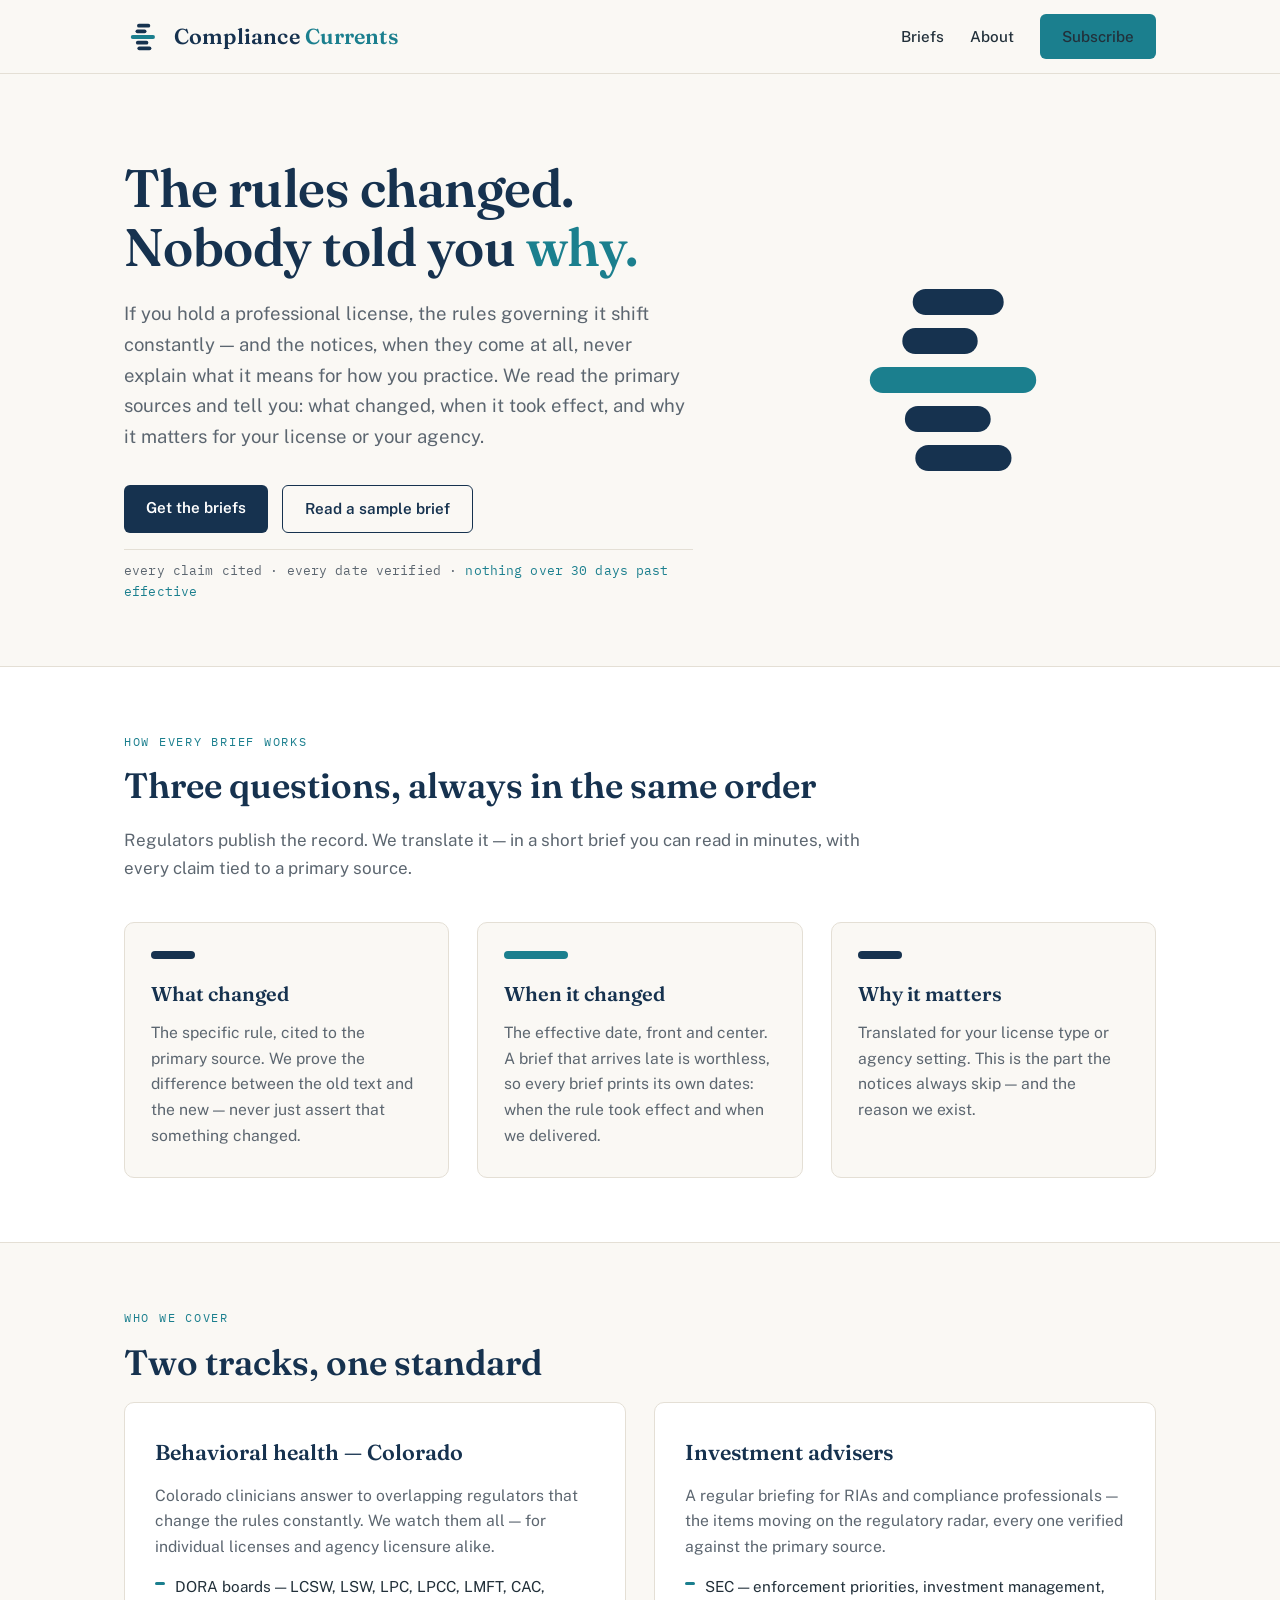
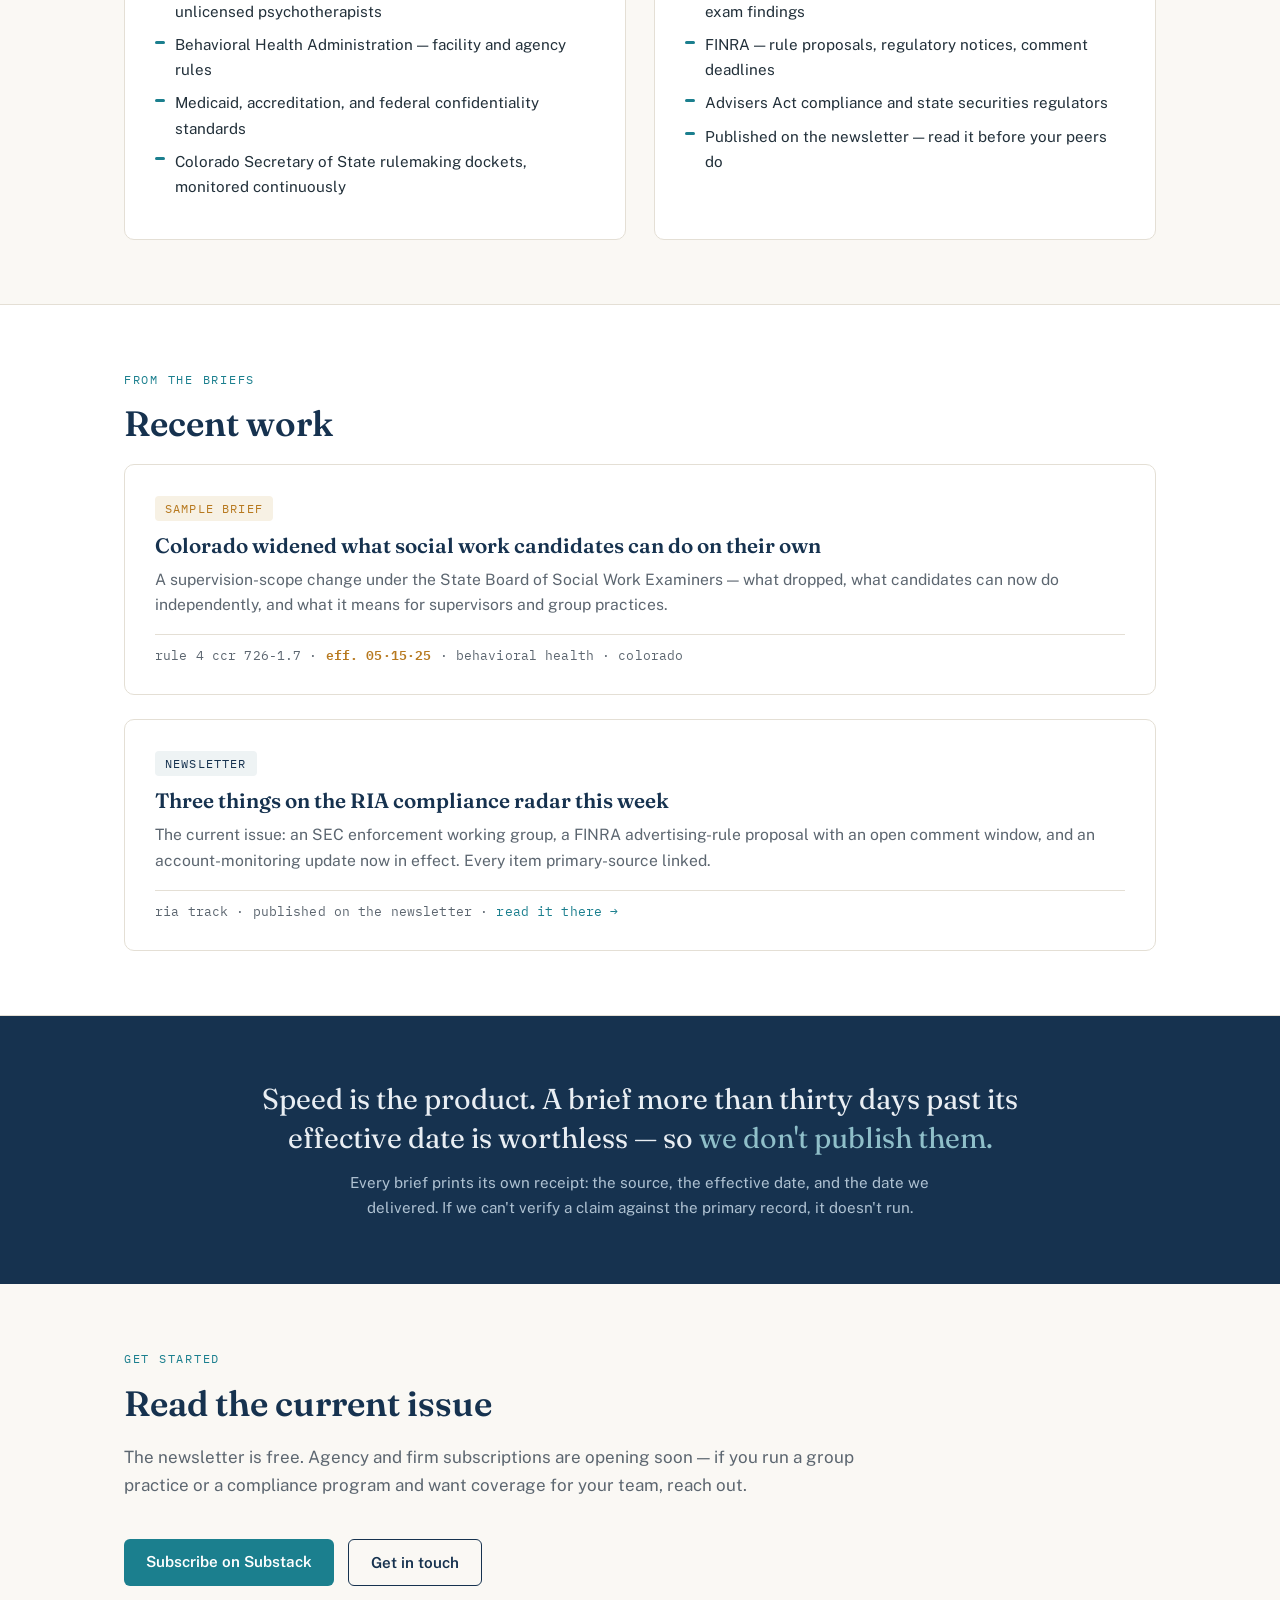
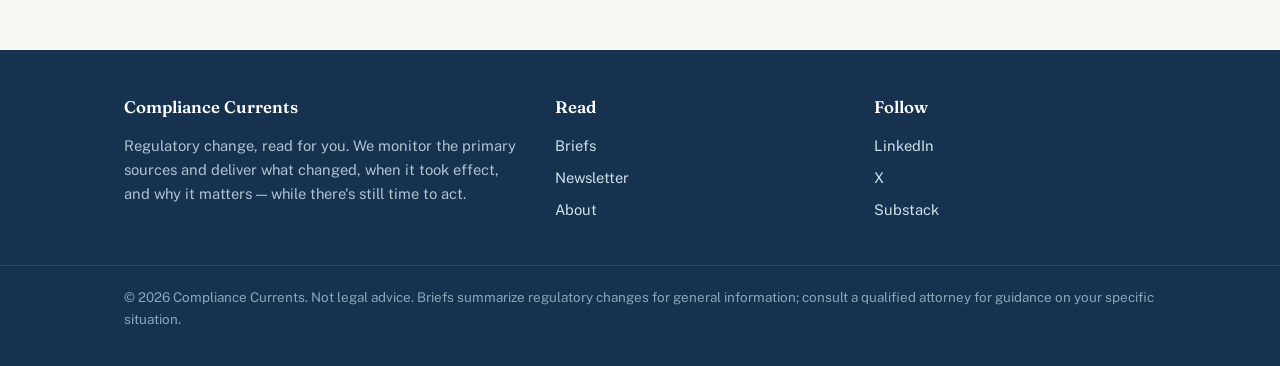
<file: index.html>
<!DOCTYPE html>
<html lang="en">
<head>
<meta charset="UTF-8">
<meta name="viewport" content="width=device-width, initial-scale=1.0">
<title>Compliance Currents — What changed, when, and why it matters</title>
<meta name="description" content="Compliance Currents reads the primary sources so regulated professionals don't have to — delivering what changed, when, and why it matters, inside 30 days of the effective date.">
<link rel="icon" type="image/svg+xml" href="assets/cc_favicon.svg">
<link rel="preconnect" href="https://fonts.googleapis.com">
<link rel="preconnect" href="https://fonts.gstatic.com" crossorigin>
<link href="https://fonts.googleapis.com/css2?family=Fraunces:opsz,wght@9..144,600;9..144,700&family=Public+Sans:wght@400;500;600&family=IBM+Plex+Mono:wght@400;600&display=swap" rel="stylesheet">
<link rel="stylesheet" href="assets/styles.css">
</head>
<body>

<header class="site-header">
  <div class="wrap">
    <a class="brand" href="index.html" aria-label="Compliance Currents home">
      <svg viewBox="0 0 200 180" aria-hidden="true"><rect x="69" y="20" width="70" height="20" rx="10" fill="#16324F"/><rect x="61" y="50" width="58" height="20" rx="10" fill="#16324F"/><rect x="36" y="80" width="128" height="20" rx="10" fill="#1B7F8E"/><rect x="63" y="110" width="66" height="20" rx="10" fill="#16324F"/><rect x="71" y="140" width="74" height="20" rx="10" fill="#16324F"/></svg>
      <span class="brand-name">Compliance <span class="cc2">Currents</span></span>
    </a>
    <nav class="site-nav" aria-label="Main">
      <a href="briefs/index.html">Briefs</a>
      <a href="about.html" class="nav-link-about">About</a>
      <a class="btn btn-teal" href="https://brieflycompliant.substack.com" rel="noopener">Subscribe</a>
    </nav>
  </div>
</header>

<main>

<section class="hero">
  <div class="wrap">
    <div>
      <h1>The rules changed.<br>Nobody told you <span class="accent">why.</span></h1>
      <p class="lede">If you hold a professional license, the rules governing it shift constantly — and the notices, when they come at all, never explain what it means for how you practice. We read the primary sources and tell you: what changed, when it took effect, and why it matters for your license or your agency.</p>
      <div class="cta-row">
        <a class="btn" href="https://brieflycompliant.substack.com" rel="noopener">Get the briefs</a>
        <a class="btn btn-ghost" href="briefs/2025-05-co-supervision-scope.html">Read a sample brief</a>
      </div>
      <p class="receipt">every claim cited &middot; every date verified &middot; <span class="ok">nothing over 30 days past effective</span></p>
    </div>
    <div class="hero-mark" aria-hidden="true">
      <svg viewBox="0 0 200 180"><rect class="bar" x="69" y="20" width="70" height="20" rx="10" fill="#16324F"/><rect class="bar" x="61" y="50" width="58" height="20" rx="10" fill="#16324F"/><rect class="bar" x="36" y="80" width="128" height="20" rx="10" fill="#1B7F8E"/><rect class="bar" x="63" y="110" width="66" height="20" rx="10" fill="#16324F"/><rect class="bar" x="71" y="140" width="74" height="20" rx="10" fill="#16324F"/></svg>
    </div>
  </div>
</section>

<section class="section-alt">
  <div class="wrap">
    <p class="eyebrow">How every brief works</p>
    <h2>Three questions, always in the same order</h2>
    <p class="section-intro">Regulators publish the record. We translate it — in a short brief you can read in minutes, with every claim tied to a primary source.</p>
    <div class="beats">
      <div class="beat">
        <div class="beat-bar"></div>
        <h3>What changed</h3>
        <p>The specific rule, cited to the primary source. We prove the difference between the old text and the new — never just assert that something changed.</p>
      </div>
      <div class="beat">
        <div class="beat-bar"></div>
        <h3>When it changed</h3>
        <p>The effective date, front and center. A brief that arrives late is worthless, so every brief prints its own dates: when the rule took effect and when we delivered.</p>
      </div>
      <div class="beat">
        <div class="beat-bar"></div>
        <h3>Why it matters</h3>
        <p>Translated for your license type or agency setting. This is the part the notices always skip — and the reason we exist.</p>
      </div>
    </div>
  </div>
</section>

<section>
  <div class="wrap">
    <p class="eyebrow">Who we cover</p>
    <h2>Two tracks, one standard</h2>
    <div class="tracks">
      <div class="track">
        <h3>Behavioral health — Colorado</h3>
        <p>Colorado clinicians answer to overlapping regulators that change the rules constantly. We watch them all — for individual licenses and agency licensure alike.</p>
        <ul>
          <li>DORA boards — LCSW, LSW, LPC, LPCC, LMFT, CAC, unlicensed psychotherapists</li>
          <li>Behavioral Health Administration — facility and agency rules</li>
          <li>Medicaid, accreditation, and federal confidentiality standards</li>
          <li>Colorado Secretary of State rulemaking dockets, monitored continuously</li>
        </ul>
      </div>
      <div class="track">
        <h3>Investment advisers</h3>
        <p>A regular briefing for RIAs and compliance professionals — the items moving on the regulatory radar, every one verified against the primary source.</p>
        <ul>
          <li>SEC — enforcement priorities, investment management, exam findings</li>
          <li>FINRA — rule proposals, regulatory notices, comment deadlines</li>
          <li>Advisers Act compliance and state securities regulators</li>
          <li>Published on the newsletter — read it before your peers do</li>
        </ul>
      </div>
    </div>
  </div>
</section>

<section class="section-alt">
  <div class="wrap">
    <p class="eyebrow">From the briefs</p>
    <h2>Recent work</h2>
    <div class="brief-list">
      <a class="brief-card" href="briefs/2025-05-co-supervision-scope.html">
        <span class="tag tag-sample">Sample brief</span>
        <h3>Colorado widened what social work candidates can do on their own</h3>
        <p class="sub">A supervision-scope change under the State Board of Social Work Examiners — what dropped, what candidates can now do independently, and what it means for supervisors and group practices.</p>
        <p class="receipt">rule 4 ccr 726-1.7 &middot; <span class="eff">eff. 05&middot;15&middot;25</span> &middot; behavioral health &middot; colorado</p>
      </a>
      <a class="brief-card" href="https://brieflycompliant.substack.com" rel="noopener">
        <span class="tag">Newsletter</span>
        <h3>Three things on the RIA compliance radar this week</h3>
        <p class="sub">The current issue: an SEC enforcement working group, a FINRA advertising-rule proposal with an open comment window, and an account-monitoring update now in effect. Every item primary-source linked.</p>
        <p class="receipt">ria track &middot; published on the newsletter &middot; <span class="ok">read it there &rarr;</span></p>
      </a>
    </div>
  </div>
</section>

<section class="promise">
  <div class="wrap">
    <p class="big-line">Speed is the product. A brief more than thirty days past its effective date is worthless — so <span class="accent">we don't publish them.</span></p>
    <p class="fine">Every brief prints its own receipt: the source, the effective date, and the date we delivered. If we can't verify a claim against the primary record, it doesn't run.</p>
  </div>
</section>

<section>
  <div class="wrap">
    <p class="eyebrow">Get started</p>
    <h2>Read the current issue</h2>
    <p class="section-intro">The newsletter is free. Agency and firm subscriptions are opening soon — if you run a group practice or a compliance program and want coverage for your team, reach out.</p>
    <div class="cta-row" style="display:flex; gap:14px; flex-wrap:wrap;">
      <a class="btn btn-teal" href="https://brieflycompliant.substack.com" rel="noopener">Subscribe on Substack</a>
      <a class="btn btn-ghost" href="https://www.linkedin.com/in/harrison-k-a29245297/" rel="noopener">Get in touch</a>
    </div>
  </div>
</section>

</main>

<footer class="site-footer">
  <div class="wrap">
    <div>
      <h4>Compliance Currents</h4>
      <p>Regulatory change, read for you. We monitor the primary sources and deliver what changed, when it took effect, and why it matters — while there's still time to act.</p>
    </div>
    <div>
      <h4>Read</h4>
      <ul>
        <li><a href="briefs/index.html">Briefs</a></li>
        <li><a href="https://brieflycompliant.substack.com" rel="noopener">Newsletter</a></li>
        <li><a href="about.html">About</a></li>
      </ul>
    </div>
    <div>
      <h4>Follow</h4>
      <ul>
        <li><a href="https://www.linkedin.com/in/harrison-k-a29245297/" rel="noopener">LinkedIn</a></li>
        <li><a href="https://x.com/BrieflyComp" rel="noopener">X</a></li>
        <li><a href="https://brieflycompliant.substack.com" rel="noopener">Substack</a></li>
      </ul>
    </div>
  </div>
  <div class="legal">
    <div class="wrap">
      <p>&copy; 2026 Compliance Currents. Not legal advice. Briefs summarize regulatory changes for general information; consult a qualified attorney for guidance on your specific situation.</p>
    </div>
  </div>
</footer>

</body>
</html>
</file>
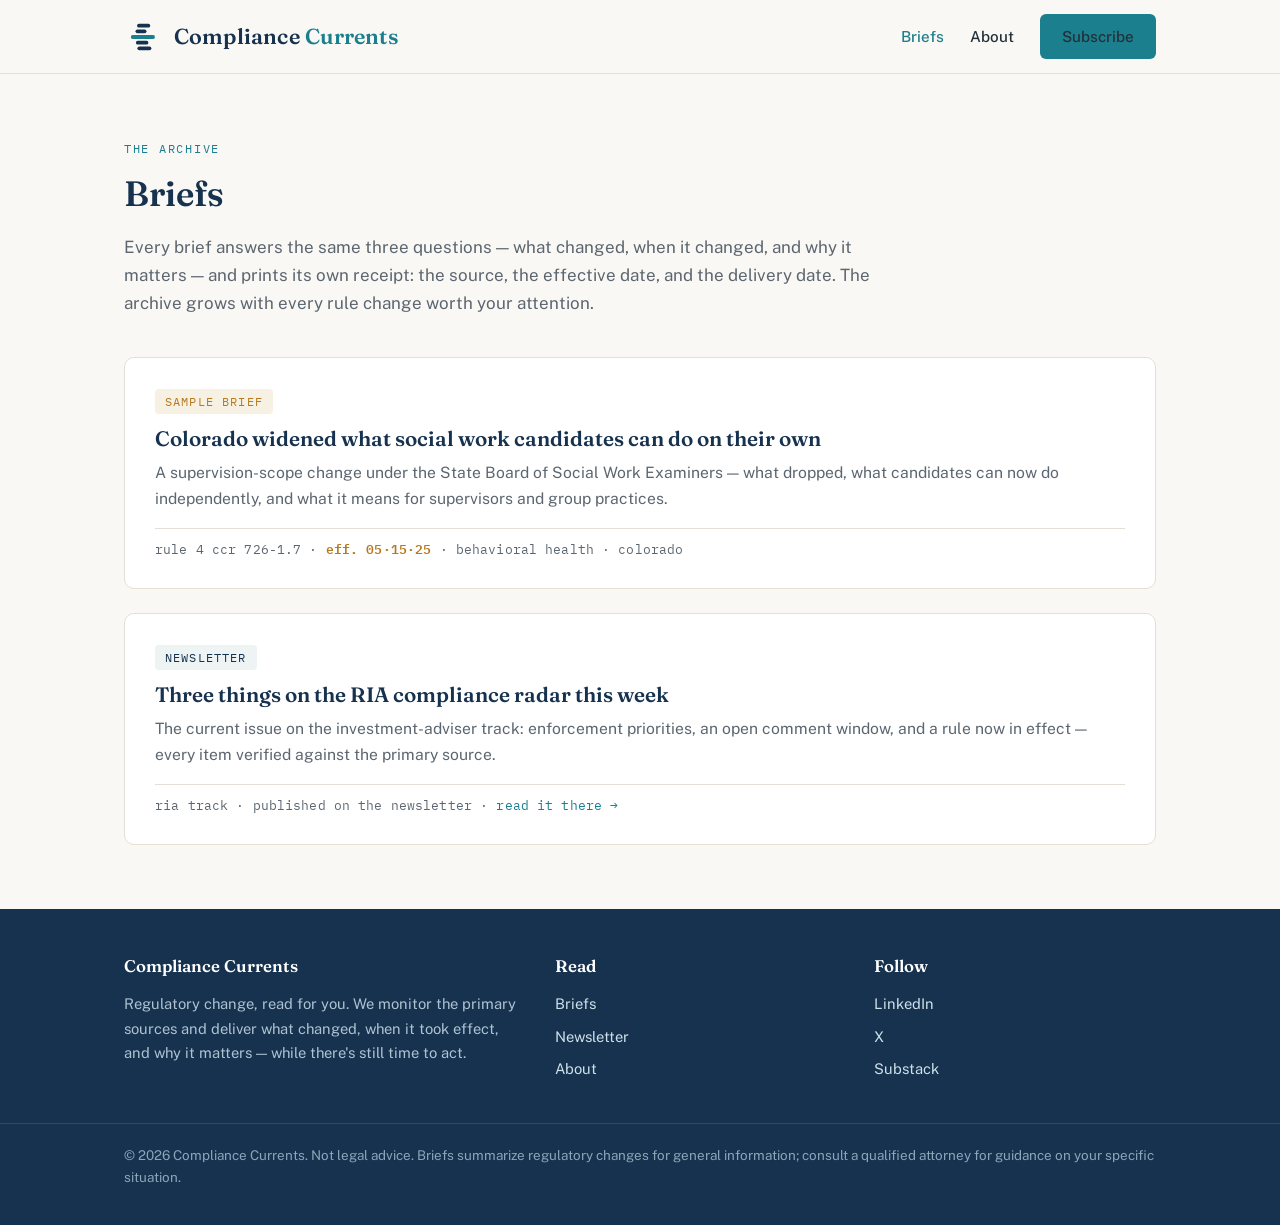
<file: briefs/index.html>
<!DOCTYPE html>
<html lang="en">
<head>
<meta charset="UTF-8">
<meta name="viewport" content="width=device-width, initial-scale=1.0">
<title>Briefs — Compliance Currents</title>
<meta name="description" content="The Compliance Currents brief archive: regulatory changes for behavioral health clinicians and investment advisers, verified against the primary sources.">
<link rel="icon" type="image/svg+xml" href="../assets/cc_favicon.svg">
<link rel="preconnect" href="https://fonts.googleapis.com">
<link rel="preconnect" href="https://fonts.gstatic.com" crossorigin>
<link href="https://fonts.googleapis.com/css2?family=Fraunces:opsz,wght@9..144,600;9..144,700&family=Public+Sans:wght@400;500;600&family=IBM+Plex+Mono:wght@400;600&display=swap" rel="stylesheet">
<link rel="stylesheet" href="../assets/styles.css">
</head>
<body>

<header class="site-header">
  <div class="wrap">
    <a class="brand" href="../index.html" aria-label="Compliance Currents home">
      <svg viewBox="0 0 200 180" aria-hidden="true"><rect x="69" y="20" width="70" height="20" rx="10" fill="#16324F"/><rect x="61" y="50" width="58" height="20" rx="10" fill="#16324F"/><rect x="36" y="80" width="128" height="20" rx="10" fill="#1B7F8E"/><rect x="63" y="110" width="66" height="20" rx="10" fill="#16324F"/><rect x="71" y="140" width="74" height="20" rx="10" fill="#16324F"/></svg>
      <span class="brand-name">Compliance <span class="cc2">Currents</span></span>
    </a>
    <nav class="site-nav" aria-label="Main">
      <a href="index.html" aria-current="page">Briefs</a>
      <a href="../about.html" class="nav-link-about">About</a>
      <a class="btn btn-teal" href="https://brieflycompliant.substack.com" rel="noopener">Subscribe</a>
    </nav>
  </div>
</header>

<main>

<section>
  <div class="wrap">
    <p class="eyebrow">The archive</p>
    <h2>Briefs</h2>
    <p class="section-intro">Every brief answers the same three questions — what changed, when it changed, and why it matters — and prints its own receipt: the source, the effective date, and the delivery date. The archive grows with every rule change worth your attention.</p>
    <div class="brief-list">
      <a class="brief-card" href="2025-05-co-supervision-scope.html">
        <span class="tag tag-sample">Sample brief</span>
        <h3>Colorado widened what social work candidates can do on their own</h3>
        <p class="sub">A supervision-scope change under the State Board of Social Work Examiners — what dropped, what candidates can now do independently, and what it means for supervisors and group practices.</p>
        <p class="receipt">rule 4 ccr 726-1.7 &middot; <span class="eff">eff. 05&middot;15&middot;25</span> &middot; behavioral health &middot; colorado</p>
      </a>
      <a class="brief-card" href="https://brieflycompliant.substack.com" rel="noopener">
        <span class="tag">Newsletter</span>
        <h3>Three things on the RIA compliance radar this week</h3>
        <p class="sub">The current issue on the investment-adviser track: enforcement priorities, an open comment window, and a rule now in effect — every item verified against the primary source.</p>
        <p class="receipt">ria track &middot; published on the newsletter &middot; <span class="ok">read it there &rarr;</span></p>
      </a>
    </div>
  </div>
</section>
</main>

<footer class="site-footer">
  <div class="wrap">
    <div>
      <h4>Compliance Currents</h4>
      <p>Regulatory change, read for you. We monitor the primary sources and deliver what changed, when it took effect, and why it matters — while there's still time to act.</p>
    </div>
    <div>
      <h4>Read</h4>
      <ul>
        <li><a href="index.html">Briefs</a></li>
        <li><a href="https://brieflycompliant.substack.com" rel="noopener">Newsletter</a></li>
        <li><a href="../about.html">About</a></li>
      </ul>
    </div>
    <div>
      <h4>Follow</h4>
      <ul>
        <li><a href="https://www.linkedin.com/in/harrison-k-a29245297/" rel="noopener">LinkedIn</a></li>
        <li><a href="https://x.com/BrieflyComp" rel="noopener">X</a></li>
        <li><a href="https://brieflycompliant.substack.com" rel="noopener">Substack</a></li>
      </ul>
    </div>
  </div>
  <div class="legal">
    <div class="wrap">
      <p>&copy; 2026 Compliance Currents. Not legal advice. Briefs summarize regulatory changes for general information; consult a qualified attorney for guidance on your specific situation.</p>
    </div>
  </div>
</footer>

</body>
</html>
</file>
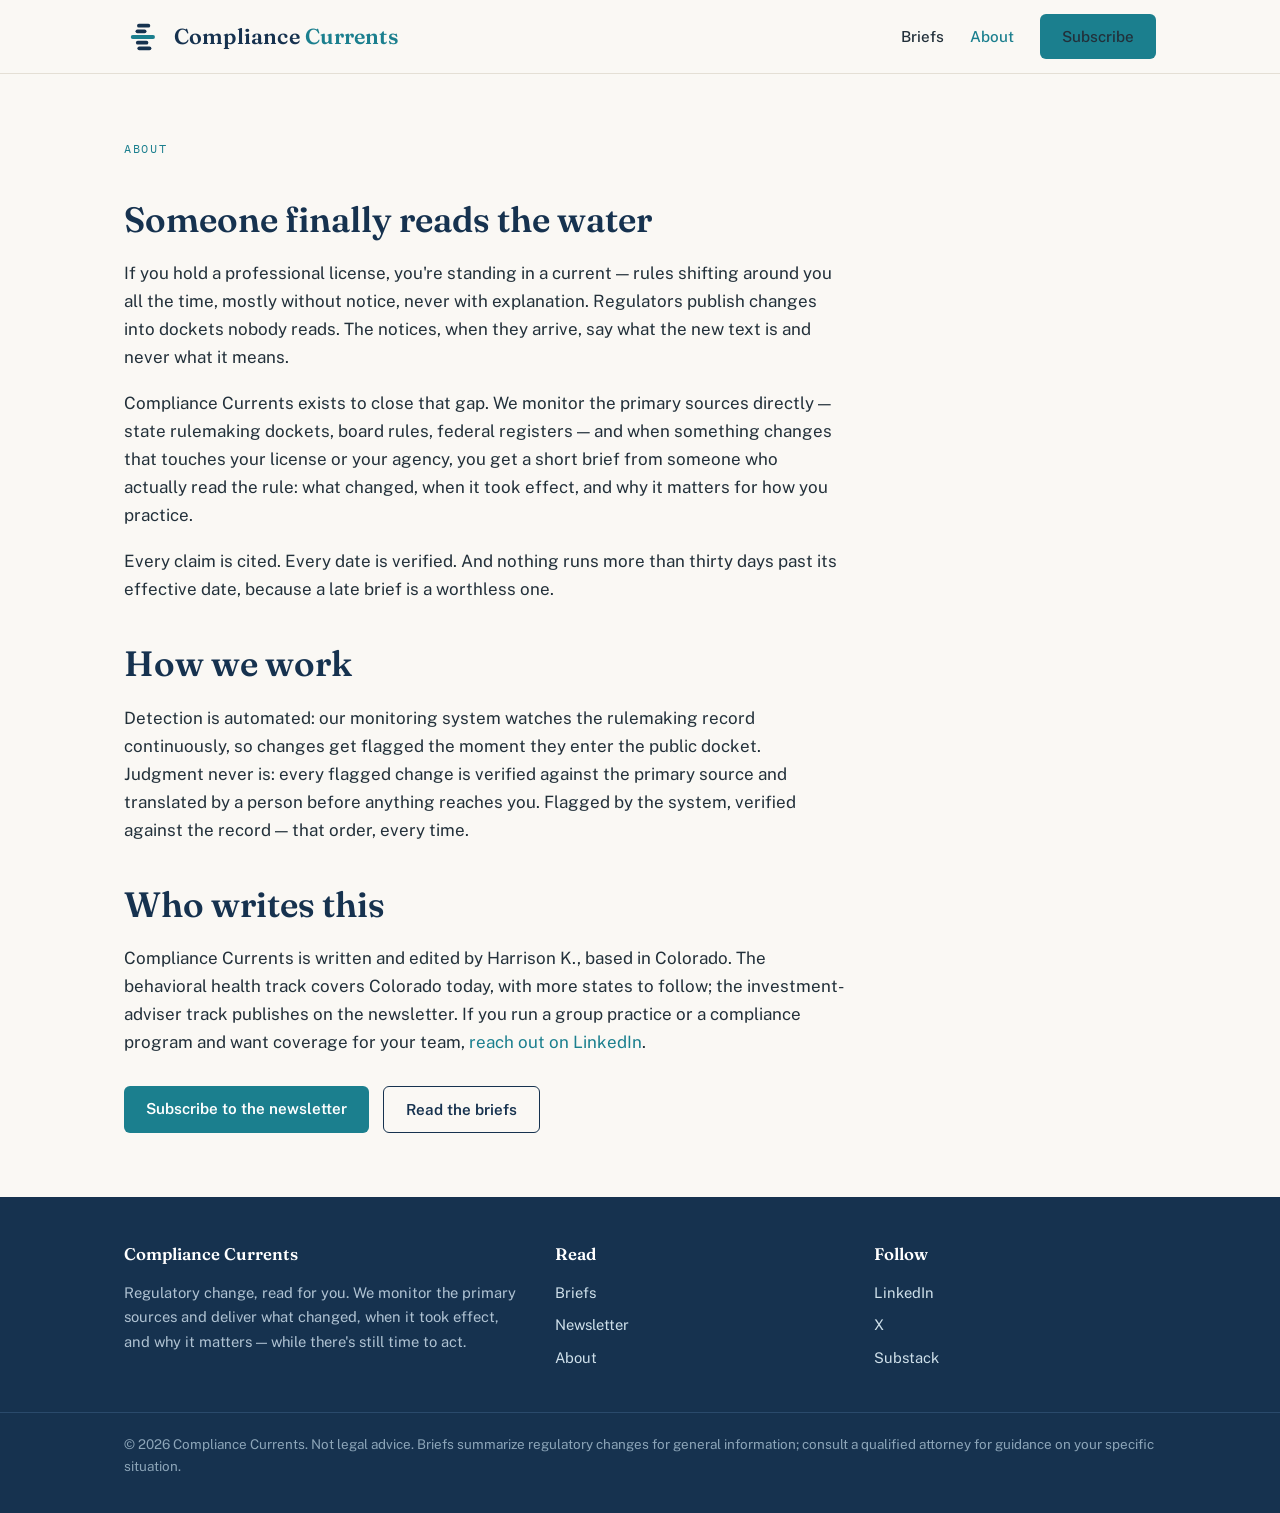
<file: about.html>
<!DOCTYPE html>
<html lang="en">
<head>
<meta charset="UTF-8">
<meta name="viewport" content="width=device-width, initial-scale=1.0">
<title>About — Compliance Currents</title>
<meta name="description" content="Compliance Currents reads the regulatory water for busy clinicians and advisers — what changed, when it takes effect, and the why nobody else explains.">
<link rel="icon" type="image/svg+xml" href="assets/cc_favicon.svg">
<link rel="preconnect" href="https://fonts.googleapis.com">
<link rel="preconnect" href="https://fonts.gstatic.com" crossorigin>
<link href="https://fonts.googleapis.com/css2?family=Fraunces:opsz,wght@9..144,600;9..144,700&family=Public+Sans:wght@400;500;600&family=IBM+Plex+Mono:wght@400;600&display=swap" rel="stylesheet">
<link rel="stylesheet" href="assets/styles.css">
</head>
<body>

<header class="site-header">
  <div class="wrap">
    <a class="brand" href="index.html" aria-label="Compliance Currents home">
      <svg viewBox="0 0 200 180" aria-hidden="true"><rect x="69" y="20" width="70" height="20" rx="10" fill="#16324F"/><rect x="61" y="50" width="58" height="20" rx="10" fill="#16324F"/><rect x="36" y="80" width="128" height="20" rx="10" fill="#1B7F8E"/><rect x="63" y="110" width="66" height="20" rx="10" fill="#16324F"/><rect x="71" y="140" width="74" height="20" rx="10" fill="#16324F"/></svg>
      <span class="brand-name">Compliance <span class="cc2">Currents</span></span>
    </a>
    <nav class="site-nav" aria-label="Main">
      <a href="briefs/index.html">Briefs</a>
      <a href="about.html" class="nav-link-about" aria-current="page">About</a>
      <a class="btn btn-teal" href="https://brieflycompliant.substack.com" rel="noopener">Subscribe</a>
    </nav>
  </div>
</header>

<main>

<section>
  <div class="wrap">
    <div class="about-body">
      <p class="eyebrow">About</p>
      <h2>Someone finally reads the water</h2>
      <p>If you hold a professional license, you're standing in a current — rules shifting around you all the time, mostly without notice, never with explanation. Regulators publish changes into dockets nobody reads. The notices, when they arrive, say what the new text is and never what it means.</p>
      <p>Compliance Currents exists to close that gap. We monitor the primary sources directly — state rulemaking dockets, board rules, federal registers — and when something changes that touches your license or your agency, you get a short brief from someone who actually read the rule: what changed, when it took effect, and why it matters for how you practice.</p>
      <p>Every claim is cited. Every date is verified. And nothing runs more than thirty days past its effective date, because a late brief is a worthless one.</p>

      <h2>How we work</h2>
      <p>Detection is automated: our monitoring system watches the rulemaking record continuously, so changes get flagged the moment they enter the public docket. Judgment never is: every flagged change is verified against the primary source and translated by a person before anything reaches you. Flagged by the system, verified against the record — that order, every time.</p>

      <h2>Who writes this</h2>
      <p>Compliance Currents is written and edited by Harrison K., based in Colorado. The behavioral health track covers Colorado today, with more states to follow; the investment-adviser track publishes on the newsletter. If you run a group practice or a compliance program and want coverage for your team, <a href="https://www.linkedin.com/in/harrison-k-a29245297/" rel="noopener">reach out on LinkedIn</a>.</p>

      <div class="cta-row" style="display:flex; gap:14px; flex-wrap:wrap; margin-top:30px;">
        <a class="btn btn-teal" href="https://brieflycompliant.substack.com" rel="noopener">Subscribe to the newsletter</a>
        <a class="btn btn-ghost" href="briefs/index.html">Read the briefs</a>
      </div>
    </div>
  </div>
</section>
</main>

<footer class="site-footer">
  <div class="wrap">
    <div>
      <h4>Compliance Currents</h4>
      <p>Regulatory change, read for you. We monitor the primary sources and deliver what changed, when it took effect, and why it matters — while there's still time to act.</p>
    </div>
    <div>
      <h4>Read</h4>
      <ul>
        <li><a href="briefs/index.html">Briefs</a></li>
        <li><a href="https://brieflycompliant.substack.com" rel="noopener">Newsletter</a></li>
        <li><a href="about.html">About</a></li>
      </ul>
    </div>
    <div>
      <h4>Follow</h4>
      <ul>
        <li><a href="https://www.linkedin.com/in/harrison-k-a29245297/" rel="noopener">LinkedIn</a></li>
        <li><a href="https://x.com/BrieflyComp" rel="noopener">X</a></li>
        <li><a href="https://brieflycompliant.substack.com" rel="noopener">Substack</a></li>
      </ul>
    </div>
  </div>
  <div class="legal">
    <div class="wrap">
      <p>&copy; 2026 Compliance Currents. Not legal advice. Briefs summarize regulatory changes for general information; consult a qualified attorney for guidance on your specific situation.</p>
    </div>
  </div>
</footer>

</body>
</html>
</file>
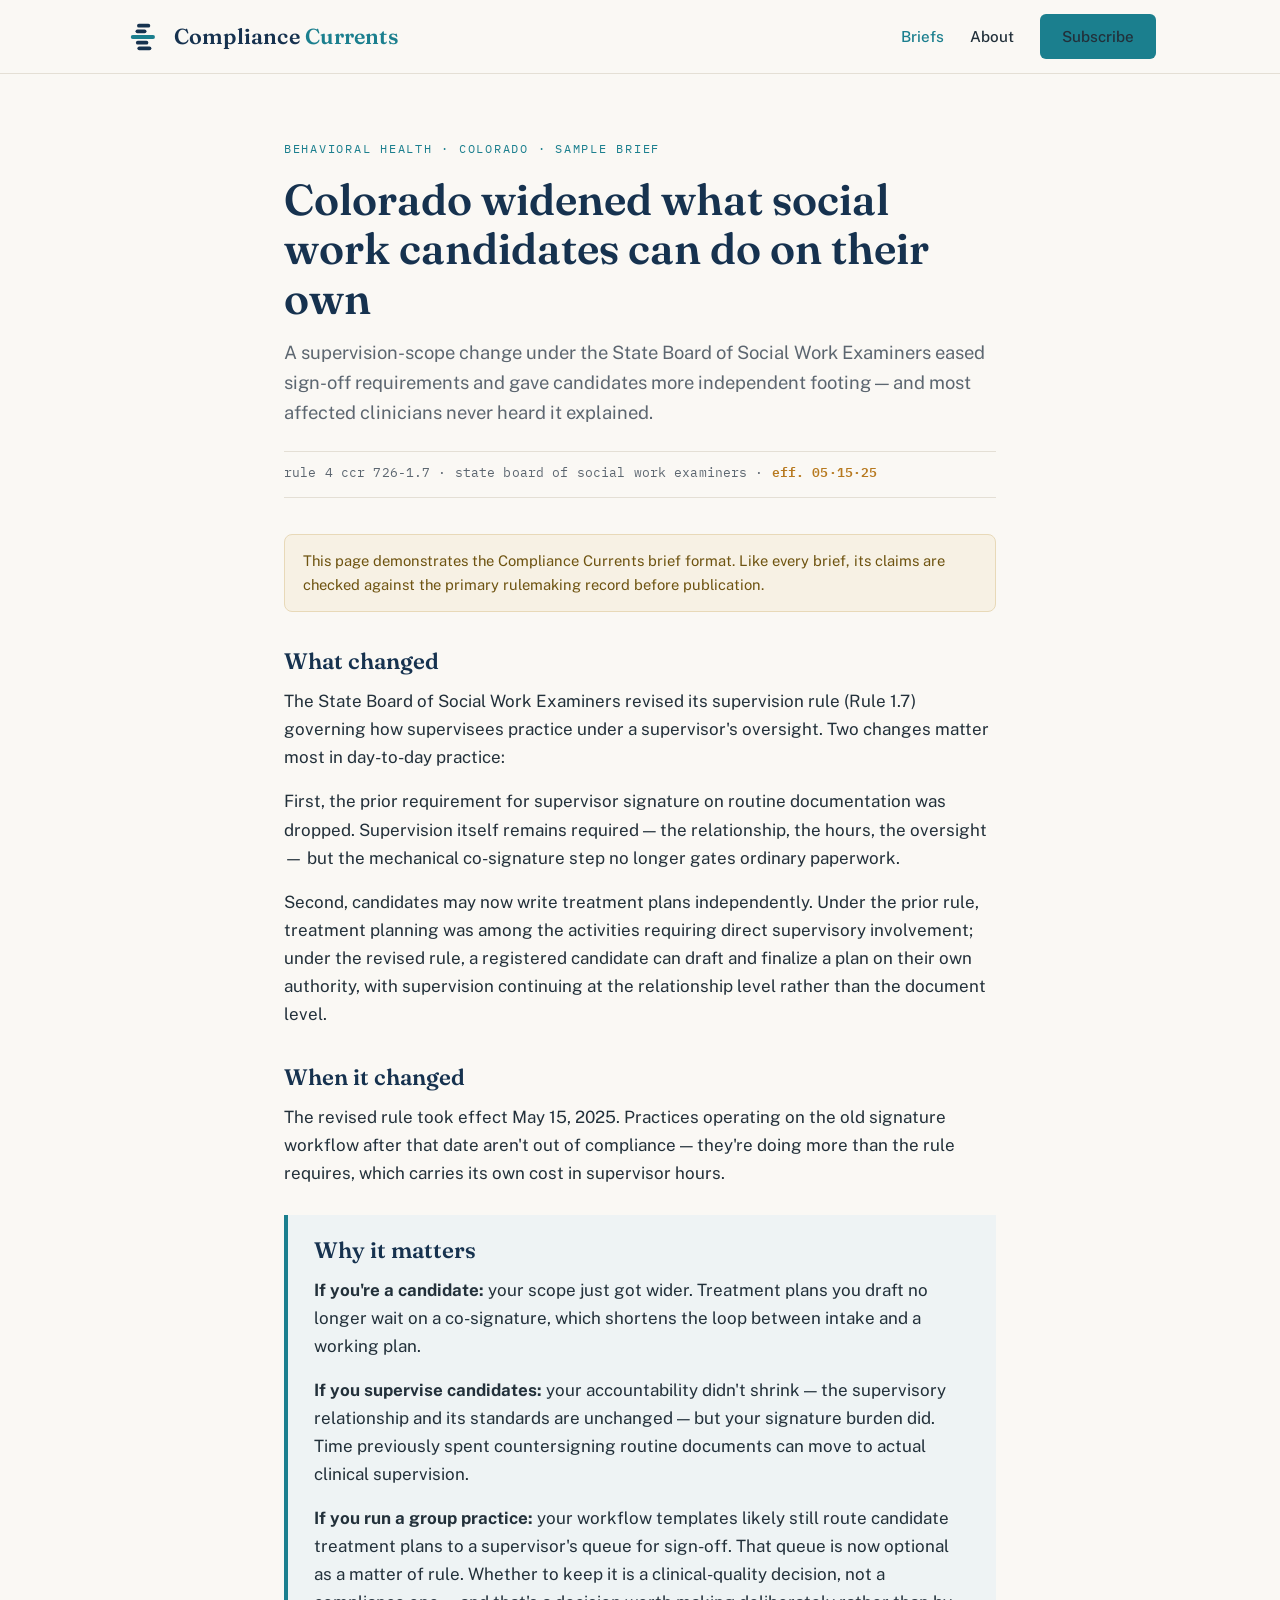
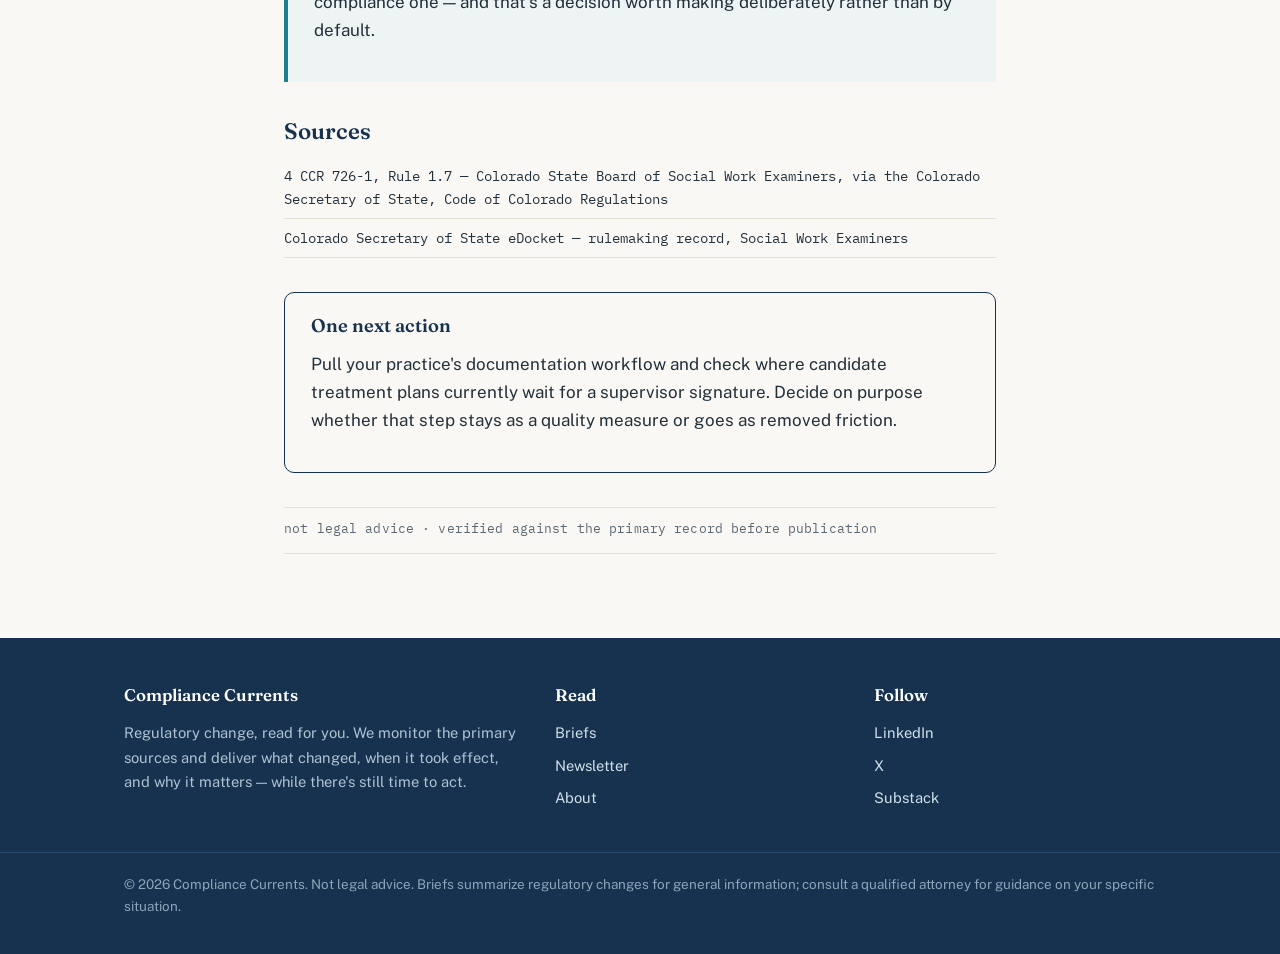
<file: briefs/2025-05-co-supervision-scope.html>
<!DOCTYPE html>
<html lang="en">
<head>
<meta charset="UTF-8">
<meta name="viewport" content="width=device-width, initial-scale=1.0">
<title>Colorado widened what social work candidates can do on their own — Compliance Currents</title>
<meta name="description" content="A sample Compliance Currents brief: a supervision-scope change under the Colorado State Board of Social Work Examiners, and what it means for candidates, supervisors, and group practices.">
<link rel="icon" type="image/svg+xml" href="../assets/cc_favicon.svg">
<link rel="preconnect" href="https://fonts.googleapis.com">
<link rel="preconnect" href="https://fonts.gstatic.com" crossorigin>
<link href="https://fonts.googleapis.com/css2?family=Fraunces:opsz,wght@9..144,600;9..144,700&family=Public+Sans:wght@400;500;600&family=IBM+Plex+Mono:wght@400;600&display=swap" rel="stylesheet">
<link rel="stylesheet" href="../assets/styles.css">
</head>
<body>

<header class="site-header">
  <div class="wrap">
    <a class="brand" href="../index.html" aria-label="Compliance Currents home">
      <svg viewBox="0 0 200 180" aria-hidden="true"><rect x="69" y="20" width="70" height="20" rx="10" fill="#16324F"/><rect x="61" y="50" width="58" height="20" rx="10" fill="#16324F"/><rect x="36" y="80" width="128" height="20" rx="10" fill="#1B7F8E"/><rect x="63" y="110" width="66" height="20" rx="10" fill="#16324F"/><rect x="71" y="140" width="74" height="20" rx="10" fill="#16324F"/></svg>
      <span class="brand-name">Compliance <span class="cc2">Currents</span></span>
    </a>
    <nav class="site-nav" aria-label="Main">
      <a href="index.html" aria-current="page">Briefs</a>
      <a href="../about.html" class="nav-link-about">About</a>
      <a class="btn btn-teal" href="https://brieflycompliant.substack.com" rel="noopener">Subscribe</a>
    </nav>
  </div>
</header>

<main>
<article class="article">
  <div class="wrap">
    <p class="kicker">Behavioral health &middot; Colorado &middot; Sample brief</p>
    <h1>Colorado widened what social work candidates can do on their own</h1>
    <p class="subtitle">A supervision-scope change under the State Board of Social Work Examiners eased sign-off requirements and gave candidates more independent footing — and most affected clinicians never heard it explained.</p>
    <p class="receipt">rule 4 ccr 726-1.7 &middot; state board of social work examiners &middot; <span class="eff">eff. 05&middot;15&middot;25</span></p>

    <div class="notice">This page demonstrates the Compliance Currents brief format. Like every brief, its claims are checked against the primary rulemaking record before publication.</div>

    <h2>What changed</h2>
    <p>The State Board of Social Work Examiners revised its supervision rule (Rule 1.7) governing how supervisees practice under a supervisor's oversight. Two changes matter most in day-to-day practice:</p>
    <p>First, the prior requirement for supervisor signature on routine documentation was dropped. Supervision itself remains required — the relationship, the hours, the oversight — but the mechanical co-signature step no longer gates ordinary paperwork.</p>
    <p>Second, candidates may now write treatment plans independently. Under the prior rule, treatment planning was among the activities requiring direct supervisory involvement; under the revised rule, a registered candidate can draft and finalize a plan on their own authority, with supervision continuing at the relationship level rather than the document level.</p>

    <h2>When it changed</h2>
    <p>The revised rule took effect May 15, 2025. Practices operating on the old signature workflow after that date aren't out of compliance — they're doing more than the rule requires, which carries its own cost in supervisor hours.</p>

    <div class="why">
      <h2>Why it matters</h2>
      <p><strong>If you're a candidate:</strong> your scope just got wider. Treatment plans you draft no longer wait on a co-signature, which shortens the loop between intake and a working plan.</p>
      <p><strong>If you supervise candidates:</strong> your accountability didn't shrink — the supervisory relationship and its standards are unchanged — but your signature burden did. Time previously spent countersigning routine documents can move to actual clinical supervision.</p>
      <p><strong>If you run a group practice:</strong> your workflow templates likely still route candidate treatment plans to a supervisor's queue for sign-off. That queue is now optional as a matter of rule. Whether to keep it is a clinical-quality decision, not a compliance one — and that's a decision worth making deliberately rather than by default.</p>
    </div>

    <div class="sources">
      <h2>Sources</h2>
      <ul>
        <li>4 CCR 726-1, Rule 1.7 — Colorado State Board of Social Work Examiners, via the Colorado Secretary of State, Code of Colorado Regulations</li>
        <li>Colorado Secretary of State eDocket — rulemaking record, Social Work Examiners</li>
      </ul>
    </div>

    <div class="next-action">
      <h2>One next action</h2>
      <p>Pull your practice's documentation workflow and check where candidate treatment plans currently wait for a supervisor signature. Decide on purpose whether that step stays as a quality measure or goes as removed friction.</p>
    </div>

    <p class="receipt" style="margin-top:34px;">not legal advice &middot; verified against the primary record before publication</p>
  </div>
</article>
</main>

<footer class="site-footer">
  <div class="wrap">
    <div>
      <h4>Compliance Currents</h4>
      <p>Regulatory change, read for you. We monitor the primary sources and deliver what changed, when it took effect, and why it matters — while there's still time to act.</p>
    </div>
    <div>
      <h4>Read</h4>
      <ul>
        <li><a href="index.html">Briefs</a></li>
        <li><a href="https://brieflycompliant.substack.com" rel="noopener">Newsletter</a></li>
        <li><a href="../about.html">About</a></li>
      </ul>
    </div>
    <div>
      <h4>Follow</h4>
      <ul>
        <li><a href="https://www.linkedin.com/in/harrison-k-a29245297/" rel="noopener">LinkedIn</a></li>
        <li><a href="https://x.com/BrieflyComp" rel="noopener">X</a></li>
        <li><a href="https://brieflycompliant.substack.com" rel="noopener">Substack</a></li>
      </ul>
    </div>
  </div>
  <div class="legal">
    <div class="wrap">
      <p>&copy; 2026 Compliance Currents. Not legal advice. Briefs summarize regulatory changes for general information; consult a qualified attorney for guidance on your specific situation.</p>
    </div>
  </div>
</footer>

</body>
</html>
</file>
<file: assets/styles.css>
/* Compliance Currents — site styles
   Tokens are the brand: navy/teal/cream, serif display, mono receipts. */

:root {
  --navy: #16324F;
  --teal: #1B7F8E;
  --teal-soft: #8FBFC9;
  --amber: #B7791F;
  --cream: #FAF8F4;
  --paper: #FFFFFF;
  --mist: #EEF3F4;
  --ink: #22303A;
  --gray: #5C6670;
  --hairline: #E4DFD5;
  --display: "Fraunces", Georgia, "Times New Roman", serif;
  --body: "Public Sans", -apple-system, "Segoe UI", sans-serif;
  --mono: "IBM Plex Mono", "Courier New", monospace;
  --maxw: 1080px;
}

* { box-sizing: border-box; margin: 0; padding: 0; }

html { scroll-behavior: smooth; }
@media (prefers-reduced-motion: reduce) {
  html { scroll-behavior: auto; }
  * { animation: none !important; transition: none !important; }
}

body {
  font-family: var(--body);
  color: var(--ink);
  background: var(--cream);
  line-height: 1.65;
  font-size: 17px;
}

.wrap { max-width: var(--maxw); margin: 0 auto; padding: 0 24px; }

a { color: var(--teal); text-decoration: none; }
a:hover { text-decoration: underline; }
a:focus-visible, button:focus-visible {
  outline: 2px solid var(--teal);
  outline-offset: 3px;
}

/* ---------- Header ---------- */
.site-header {
  background: var(--cream);
  border-bottom: 1px solid var(--hairline);
  position: sticky;
  top: 0;
  z-index: 20;
}
.site-header .wrap {
  display: flex;
  align-items: center;
  justify-content: space-between;
  gap: 24px;
  padding-top: 14px;
  padding-bottom: 14px;
}
.brand {
  display: flex;
  align-items: center;
  gap: 12px;
  color: var(--navy);
}
.brand:hover { text-decoration: none; }
.brand svg { height: 34px; width: auto; display: block; }
.brand-name {
  font-family: var(--display);
  font-weight: 600;
  font-size: 1.35rem;
  letter-spacing: 0.01em;
  white-space: nowrap;
}
.brand-name .cc2 { color: var(--teal); }
.site-nav { display: flex; align-items: center; gap: 26px; }
.site-nav a { color: var(--ink); font-size: 0.95rem; font-weight: 500; }
.site-nav a:hover { color: var(--teal); text-decoration: none; }
.site-nav a[aria-current="page"] { color: var(--teal); }

.btn {
  display: inline-block;
  background: var(--navy);
  color: #fff;
  padding: 10px 22px;
  border-radius: 6px;
  font-weight: 600;
  font-size: 0.95rem;
  border: none;
  cursor: pointer;
}
.btn:hover { background: #1E4067; text-decoration: none; }
.btn.btn-teal { background: var(--teal); }
.btn.btn-teal:hover { background: #21929F; }
.btn.btn-ghost {
  background: transparent;
  color: var(--navy);
  border: 1.5px solid var(--navy);
}
.btn.btn-ghost:hover { background: var(--mist); }

/* ---------- Hero ---------- */
.hero { padding: 84px 0 64px; }
.hero .wrap {
  display: grid;
  grid-template-columns: 1.4fr 1fr;
  gap: 56px;
  align-items: center;
}
.hero h1 {
  font-family: var(--display);
  font-weight: 600;
  font-size: clamp(2.1rem, 4.6vw, 3.3rem);
  line-height: 1.12;
  color: var(--navy);
  letter-spacing: -0.01em;
}
.hero h1 .accent { color: var(--teal); }
.hero .lede {
  margin-top: 22px;
  font-size: 1.16rem;
  color: var(--gray);
  max-width: 34em;
}
.hero .cta-row { margin-top: 34px; display: flex; gap: 14px; flex-wrap: wrap; }

/* Animated five-bar mark */
.hero-mark { display: flex; justify-content: center; }
.hero-mark svg { width: min(260px, 70%); height: auto; }
.bar { animation: drift 5.5s ease-in-out infinite; }
.bar:nth-child(1) { animation-delay: 0s; }
.bar:nth-child(2) { animation-delay: 0.6s; }
.bar:nth-child(3) { animation-delay: 1.2s; }
.bar:nth-child(4) { animation-delay: 1.8s; }
.bar:nth-child(5) { animation-delay: 2.4s; }
@keyframes drift {
  0%, 100% { transform: translateX(0); }
  50% { transform: translateX(9px); }
}

/* ---------- Receipt strip (signature element) ---------- */
.receipt {
  font-family: var(--mono);
  font-size: 0.8rem;
  color: var(--gray);
  letter-spacing: 0.01em;
  border-top: 1px solid var(--hairline);
  padding-top: 10px;
  margin-top: 16px;
  overflow-wrap: anywhere;
}
.receipt .eff { color: var(--amber); font-weight: 600; }
.receipt .ok { color: var(--teal); }

/* ---------- Sections ---------- */
section { padding: 64px 0; }
.section-alt { background: var(--paper); border-top: 1px solid var(--hairline); border-bottom: 1px solid var(--hairline); }
.eyebrow {
  font-family: var(--mono);
  font-size: 0.78rem;
  text-transform: uppercase;
  letter-spacing: 0.14em;
  color: var(--teal);
  margin-bottom: 14px;
}
h2 {
  font-family: var(--display);
  font-weight: 600;
  font-size: clamp(1.6rem, 3vw, 2.2rem);
  color: var(--navy);
  line-height: 1.2;
  margin-bottom: 18px;
}
.section-intro { color: var(--gray); max-width: 46em; margin-bottom: 40px; }

/* Three-beat */
.beats { display: grid; grid-template-columns: repeat(3, 1fr); gap: 28px; }
.beat {
  background: var(--paper);
  border: 1px solid var(--hairline);
  border-radius: 10px;
  padding: 28px 26px;
}
.section-alt .beat { background: var(--cream); }
.beat .beat-bar {
  width: 44px; height: 8px; border-radius: 4px;
  background: var(--navy); margin-bottom: 18px;
}
.beat:nth-child(2) .beat-bar { background: var(--teal); width: 64px; }
.beat h3 {
  font-family: var(--display);
  font-weight: 600;
  font-size: 1.25rem;
  color: var(--navy);
  margin-bottom: 10px;
}
.beat p { color: var(--gray); font-size: 0.98rem; }

/* Tracks */
.tracks { display: grid; grid-template-columns: 1fr 1fr; gap: 28px; }
.track {
  border: 1px solid var(--hairline);
  border-radius: 10px;
  padding: 32px 30px;
  background: var(--paper);
}
.track h3 {
  font-family: var(--display);
  font-size: 1.35rem;
  font-weight: 600;
  color: var(--navy);
  margin-bottom: 12px;
}
.track p { color: var(--gray); font-size: 0.98rem; margin-bottom: 12px; }
.track ul { list-style: none; margin: 14px 0 0; }
.track li {
  padding-left: 20px;
  position: relative;
  font-size: 0.95rem;
  color: var(--ink);
  margin-bottom: 8px;
}
.track li::before {
  content: "";
  position: absolute;
  left: 0; top: 0.55em;
  width: 10px; height: 3px;
  border-radius: 2px;
  background: var(--teal);
}

/* Brief cards */
.brief-list { display: grid; gap: 24px; }
.brief-card {
  background: var(--paper);
  border: 1px solid var(--hairline);
  border-radius: 10px;
  padding: 28px 30px;
  display: block;
  color: var(--ink);
  transition: border-color 0.15s ease, transform 0.15s ease;
}
.brief-card:hover {
  text-decoration: none;
  border-color: var(--teal);
  transform: translateY(-2px);
}
.brief-card .tag {
  display: inline-block;
  font-family: var(--mono);
  font-size: 0.72rem;
  text-transform: uppercase;
  letter-spacing: 0.1em;
  color: var(--navy);
  background: var(--mist);
  border-radius: 4px;
  padding: 3px 10px;
  margin-bottom: 12px;
}
.brief-card .tag.tag-sample { color: var(--amber); background: #F7F1E4; }
.brief-card h3 {
  font-family: var(--display);
  font-weight: 600;
  font-size: 1.3rem;
  color: var(--navy);
  line-height: 1.25;
}
.brief-card .sub { color: var(--gray); margin-top: 8px; font-size: 0.98rem; }

/* Promise strip */
.promise { background: var(--navy); color: #E9EEF3; }
.promise h2 { color: #fff; }
.promise .wrap { text-align: center; }
.promise .big-line {
  font-family: var(--display);
  font-size: clamp(1.3rem, 2.6vw, 1.8rem);
  max-width: 30em;
  margin: 0 auto 12px;
  line-height: 1.35;
}
.promise .big-line .accent { color: var(--teal-soft); }
.promise .fine { color: #AFC2D2; font-size: 0.95rem; max-width: 42em; margin: 0 auto; }

/* ---------- Brief article page ---------- */
.article { padding: 64px 0 48px; }
.article .wrap { max-width: 760px; }
.article .kicker {
  font-family: var(--mono);
  font-size: 0.78rem;
  text-transform: uppercase;
  letter-spacing: 0.14em;
  color: var(--teal);
  margin-bottom: 16px;
}
.article h1 {
  font-family: var(--display);
  font-weight: 600;
  font-size: clamp(1.9rem, 4vw, 2.7rem);
  color: var(--navy);
  line-height: 1.15;
  margin-bottom: 14px;
}
.article .subtitle {
  font-size: 1.15rem;
  color: var(--gray);
  margin-bottom: 22px;
}
.article .receipt { margin-bottom: 36px; border-bottom: 1px solid var(--hairline); padding-bottom: 14px; }
.article h2 { font-size: 1.4rem; margin: 36px 0 12px; }
.article p { margin-bottom: 16px; }
.article .why {
  background: var(--mist);
  border-left: 4px solid var(--teal);
  border-radius: 0;
  padding: 22px 26px;
  margin: 28px 0;
}
.article .why h2 { margin-top: 0; }
.article .sources { margin: 30px 0 0; }
.article .sources ul { list-style: none; }
.article .sources li {
  font-family: var(--mono);
  font-size: 0.85rem;
  padding: 8px 0;
  border-bottom: 1px solid var(--hairline);
  overflow-wrap: anywhere;
}
.article .next-action {
  margin-top: 34px;
  border: 1.5px solid var(--navy);
  border-radius: 10px;
  padding: 22px 26px;
}
.article .next-action h2 { margin-top: 0; font-size: 1.15rem; }
.notice {
  background: #F7F1E4;
  border: 1px solid #E8D9B8;
  border-radius: 8px;
  padding: 14px 18px;
  font-size: 0.92rem;
  color: #6E5310;
  margin-bottom: 30px;
}

/* ---------- About ---------- */
.about-body { max-width: 720px; }
.about-body p { margin-bottom: 18px; }
.about-body h2 { margin-top: 40px; }

/* ---------- Footer ---------- */
.site-footer {
  background: var(--navy);
  color: #AFC2D2;
  padding: 44px 0 36px;
  margin-top: 0;
  font-size: 0.92rem;
}
.site-footer .wrap {
  display: grid;
  grid-template-columns: 1.4fr 1fr 1fr;
  gap: 36px;
}
.site-footer h4 {
  font-family: var(--display);
  color: #fff;
  font-weight: 600;
  font-size: 1.05rem;
  margin-bottom: 12px;
}
.site-footer a { color: #CFE0EA; }
.site-footer ul { list-style: none; }
.site-footer li { margin-bottom: 8px; }
.legal {
  border-top: 1px solid #2A4A6B;
  margin-top: 34px;
  padding-top: 20px;
  font-size: 0.84rem;
  color: #8CA5B8;
}
.legal .wrap { display: block; }

/* ---------- Responsive ---------- */
@media (max-width: 860px) {
  .hero .wrap { grid-template-columns: 1fr; gap: 36px; }
  .hero-mark { order: -1; }
  .hero-mark svg { width: 170px; }
  .beats { grid-template-columns: 1fr; }
  .tracks { grid-template-columns: 1fr; }
  .site-footer .wrap { grid-template-columns: 1fr; gap: 24px; }
  .site-nav { gap: 16px; }
  .brand-name { font-size: 1.15rem; }
  .hero { padding: 48px 0 40px; }
  section { padding: 48px 0; }
}
@media (max-width: 640px) {
  .site-header .wrap {
    flex-wrap: wrap;
    gap: 10px 16px;
    padding-top: 12px;
    padding-bottom: 12px;
  }
  .brand svg { height: 28px; }
  .brand-name { font-size: 1.1rem; }
  .site-nav {
    width: 100%;
    justify-content: space-between;
    gap: 12px;
  }
  .site-nav a { font-size: 0.9rem; }
  .site-nav .btn { padding: 8px 16px; }
}
</file>
